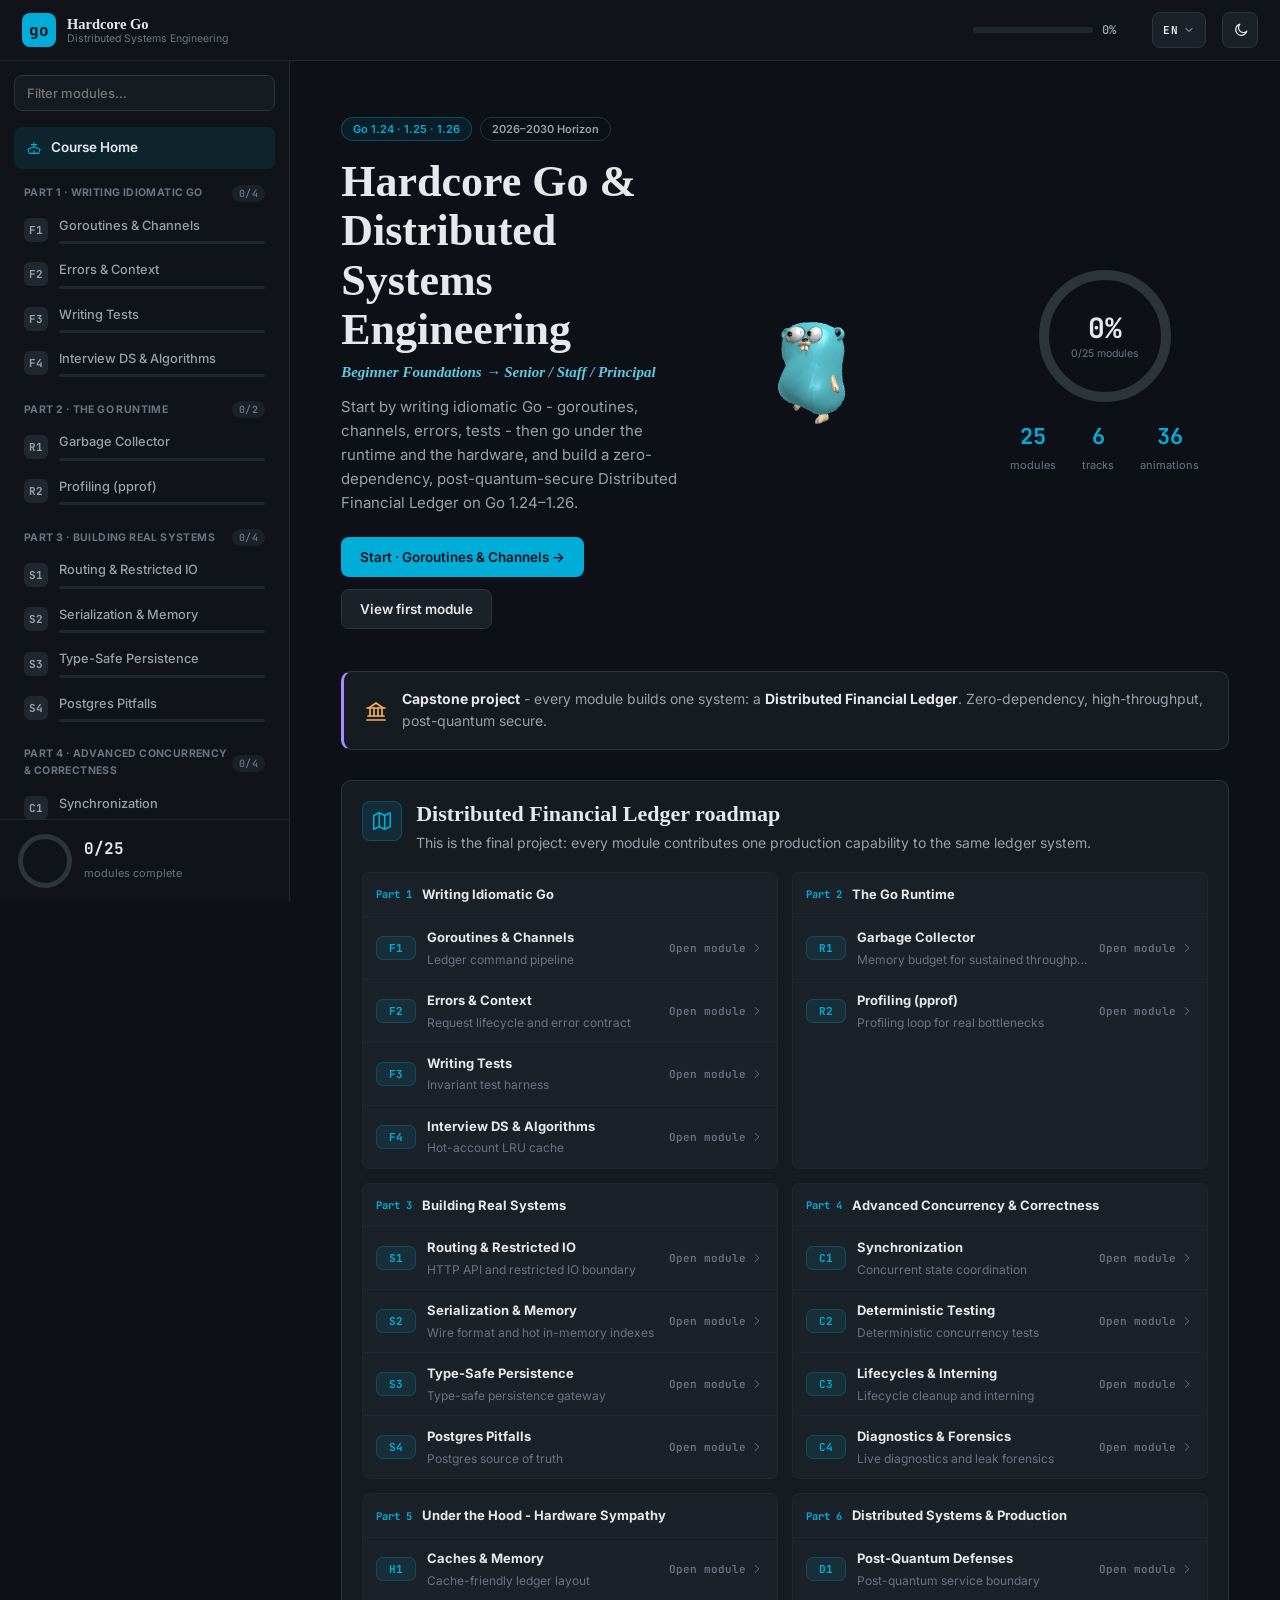
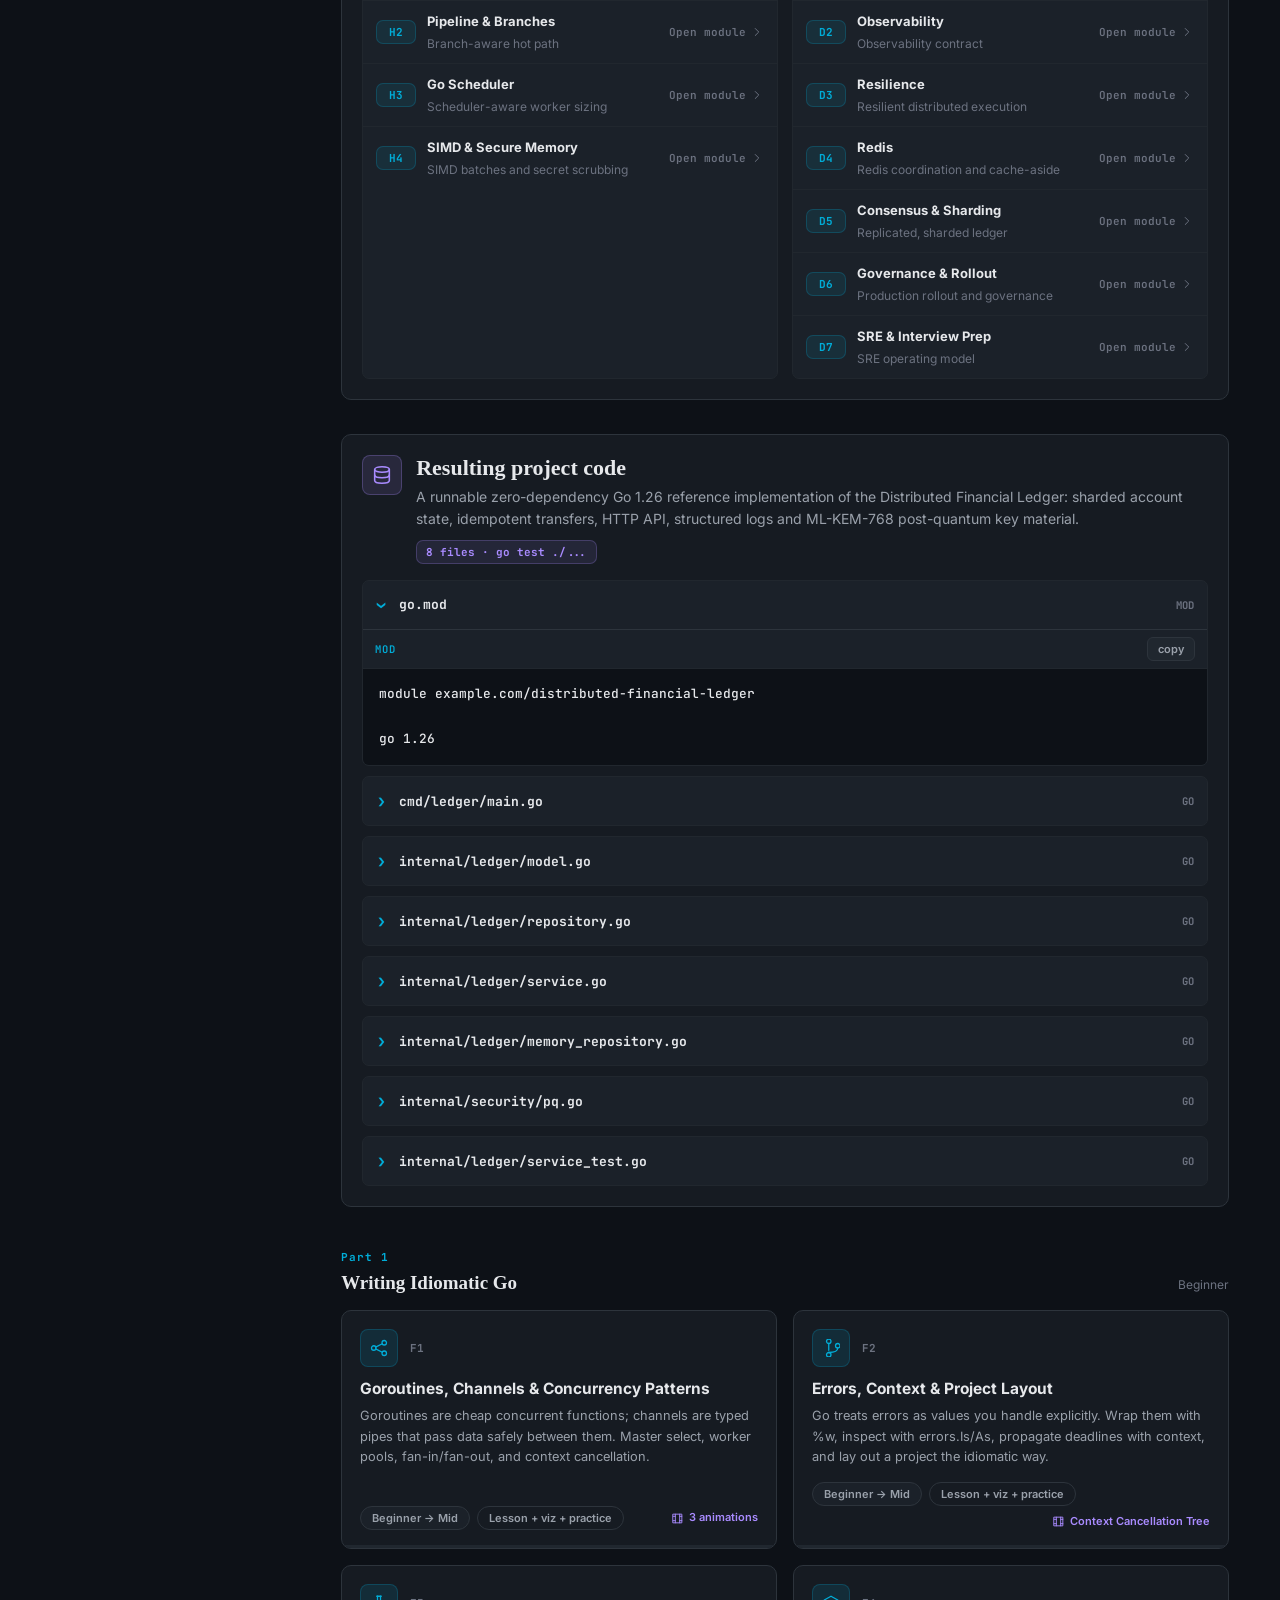
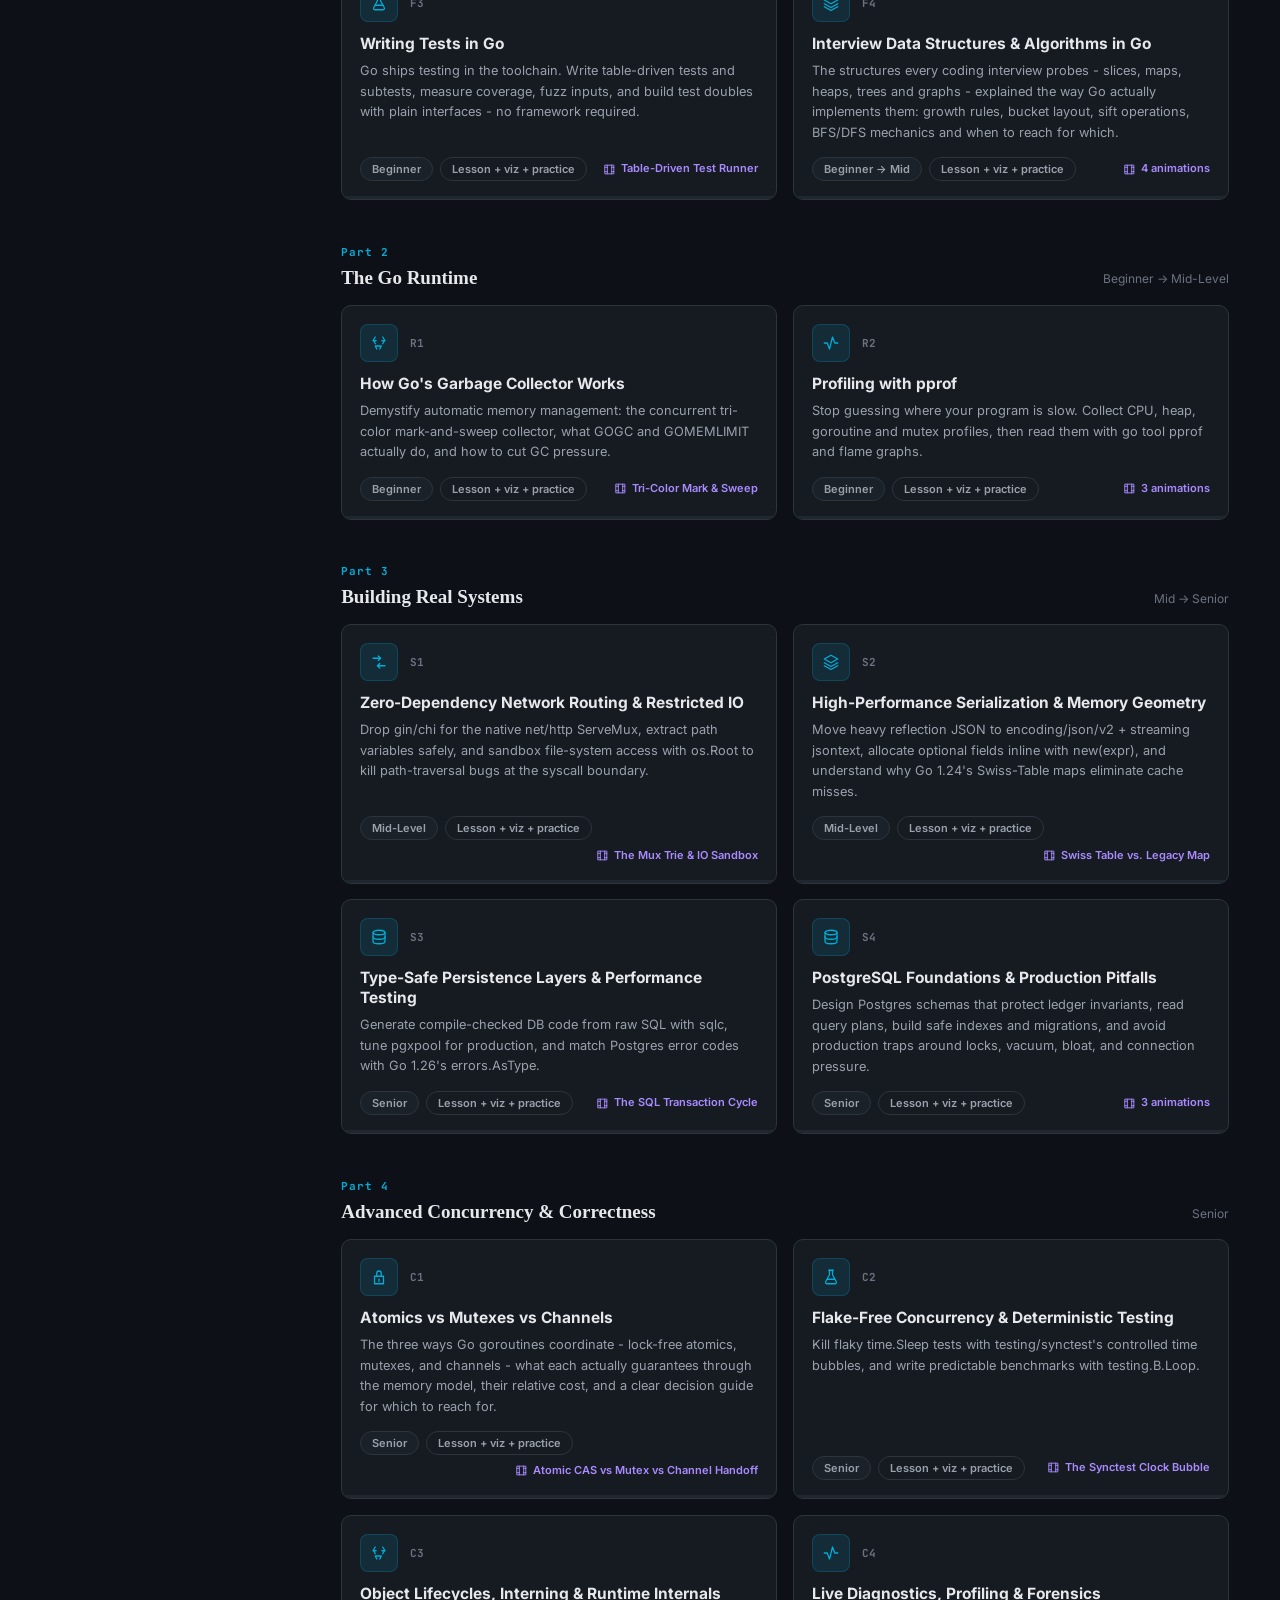
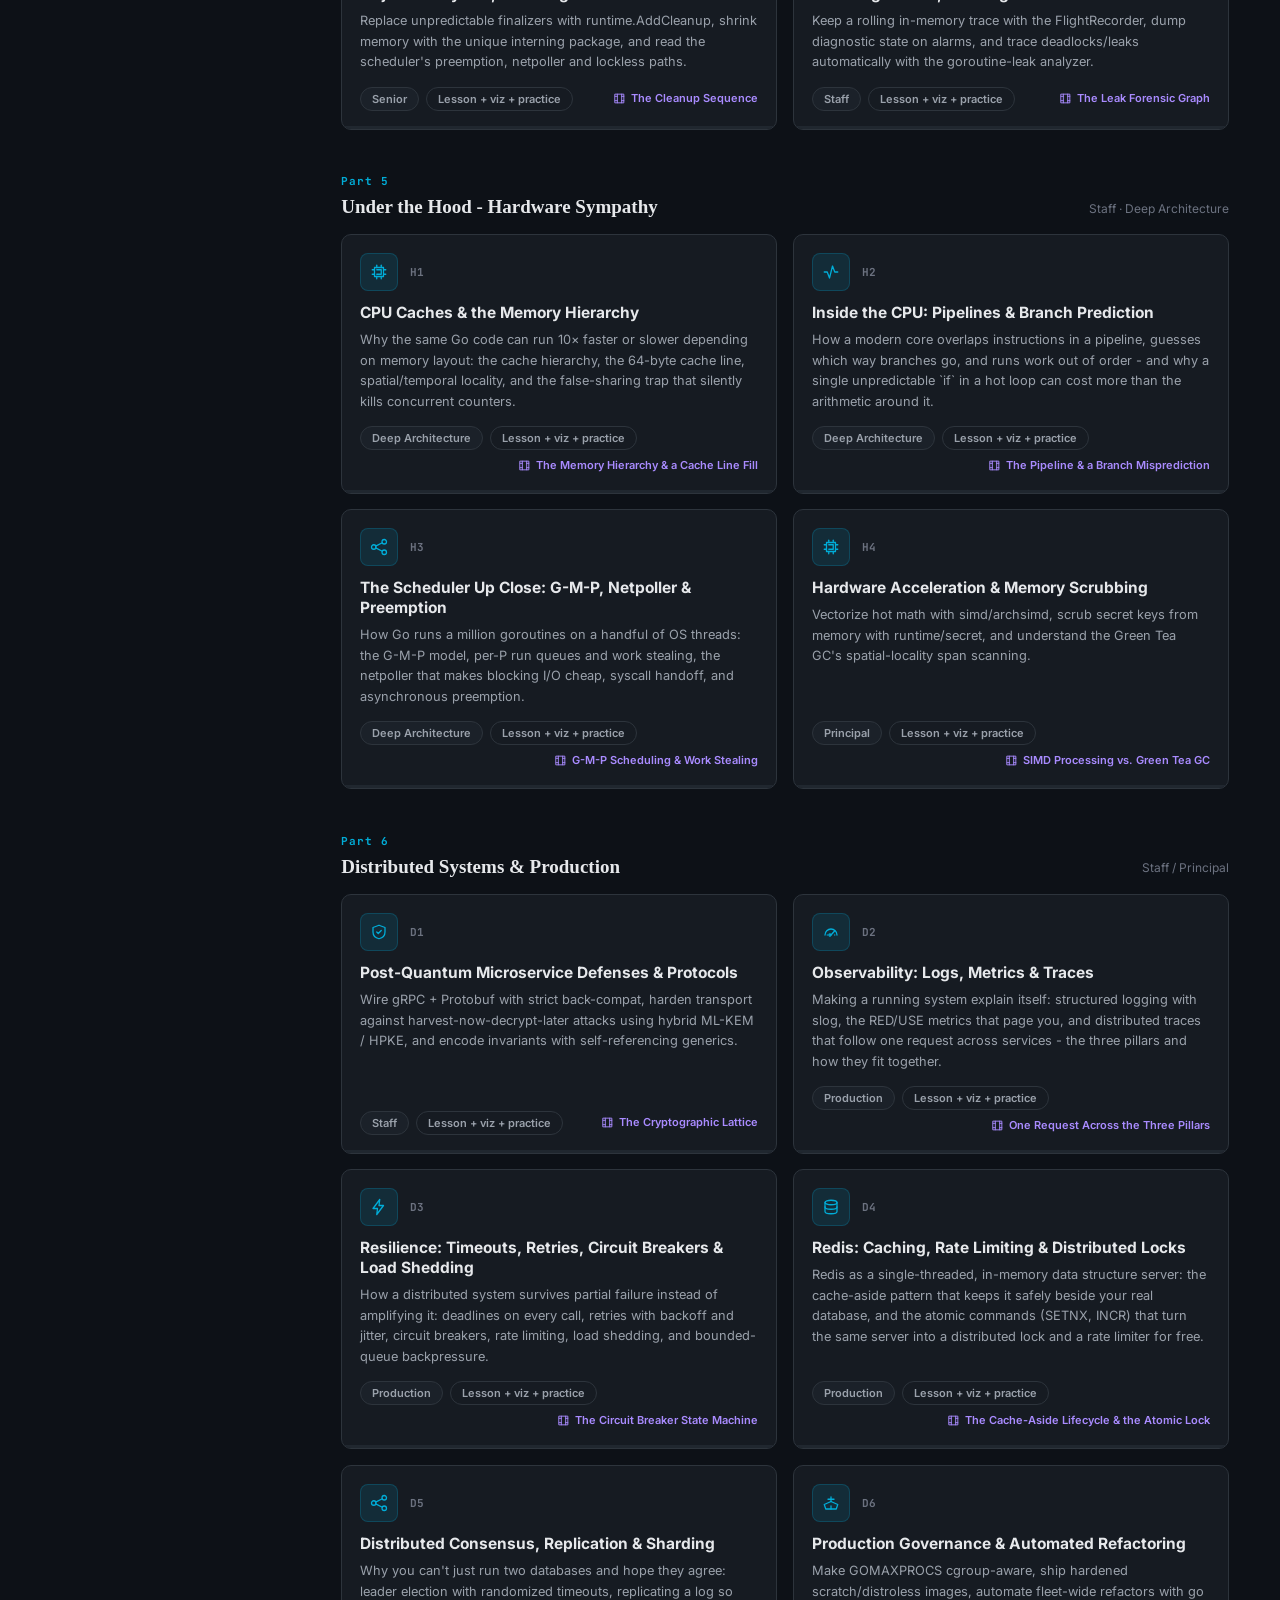
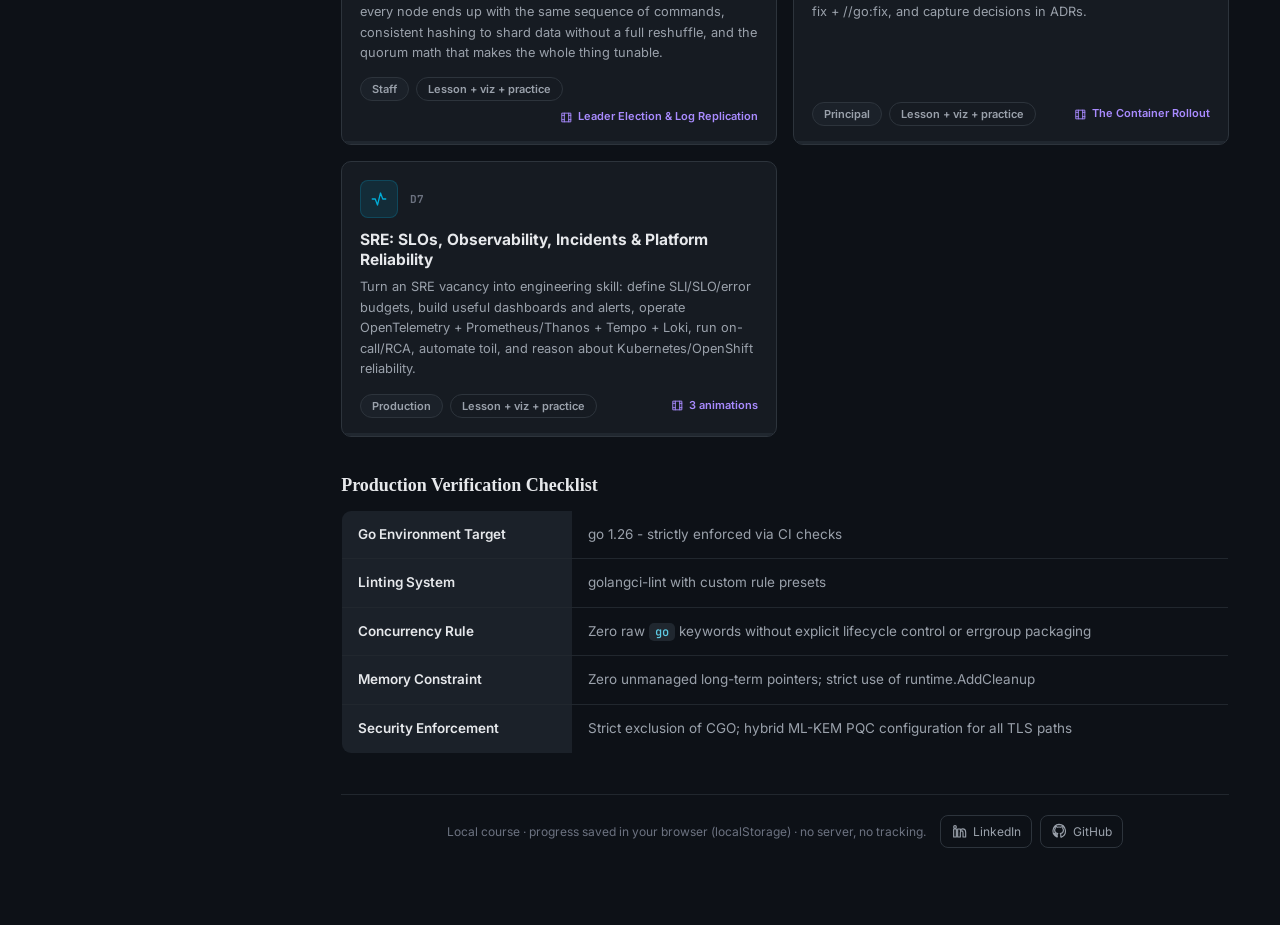
<file: index.html>
<!DOCTYPE html>
<html lang="en" data-theme="dark">
<head>
  <meta charset="UTF-8" />
  <meta name="viewport" content="width=device-width, initial-scale=1.0" />
  <title>Hardcore Go &amp; Distributed Systems Engineering - Interactive Course</title>
  <meta name="description" content="An interactive, local-first course for production-grade Go 1.24–1.26 and distributed systems engineering." />
  <link rel="preconnect" href="https://fonts.googleapis.com" />
  <link rel="preconnect" href="https://fonts.gstatic.com" crossorigin />
  <link href="https://fonts.googleapis.com/css2?family=Inter:wght@400;500;600;700&family=JetBrains+Mono:wght@400;500;600&display=swap" rel="stylesheet" />
  <link rel="stylesheet" href="css/styles.css" />
  <link rel="icon" href="data:image/svg+xml,%3Csvg xmlns='http://www.w3.org/2000/svg' viewBox='0 0 32 32'%3E%3Crect width='32' height='32' rx='8' fill='%2300ADD8'/%3E%3Ctext x='16' y='22' font-family='monospace' font-size='15' font-weight='700' fill='%23061018' text-anchor='middle'%3Ego%3C/text%3E%3C/svg%3E" />
</head>
<body>
  <div id="app"></div>
  <noscript style="display:block;padding:2rem;font-family:sans-serif;color:#cdd9ec;background:#0b1220">
    This interactive course requires JavaScript. Please enable it and reload.
  </noscript>
  <script src="js/strings.js"></script>
  <script src="js/data.js"></script>
  <script src="js/data.ru.js"></script>
  <script src="js/data.az.js"></script>
  <script src="js/lessons.js"></script>
  <script src="js/lessons.ru.js"></script>
  <script src="js/lessons.az.js"></script>
  <script src="js/animations.js"></script>
  <script src="js/gopher3d.data.js"></script>
  <script src="js/gopher3d.js"></script>
  <script src="js/celebrate.data.js"></script>
  <script src="js/app.js"></script>
</body>
</html>
</file>
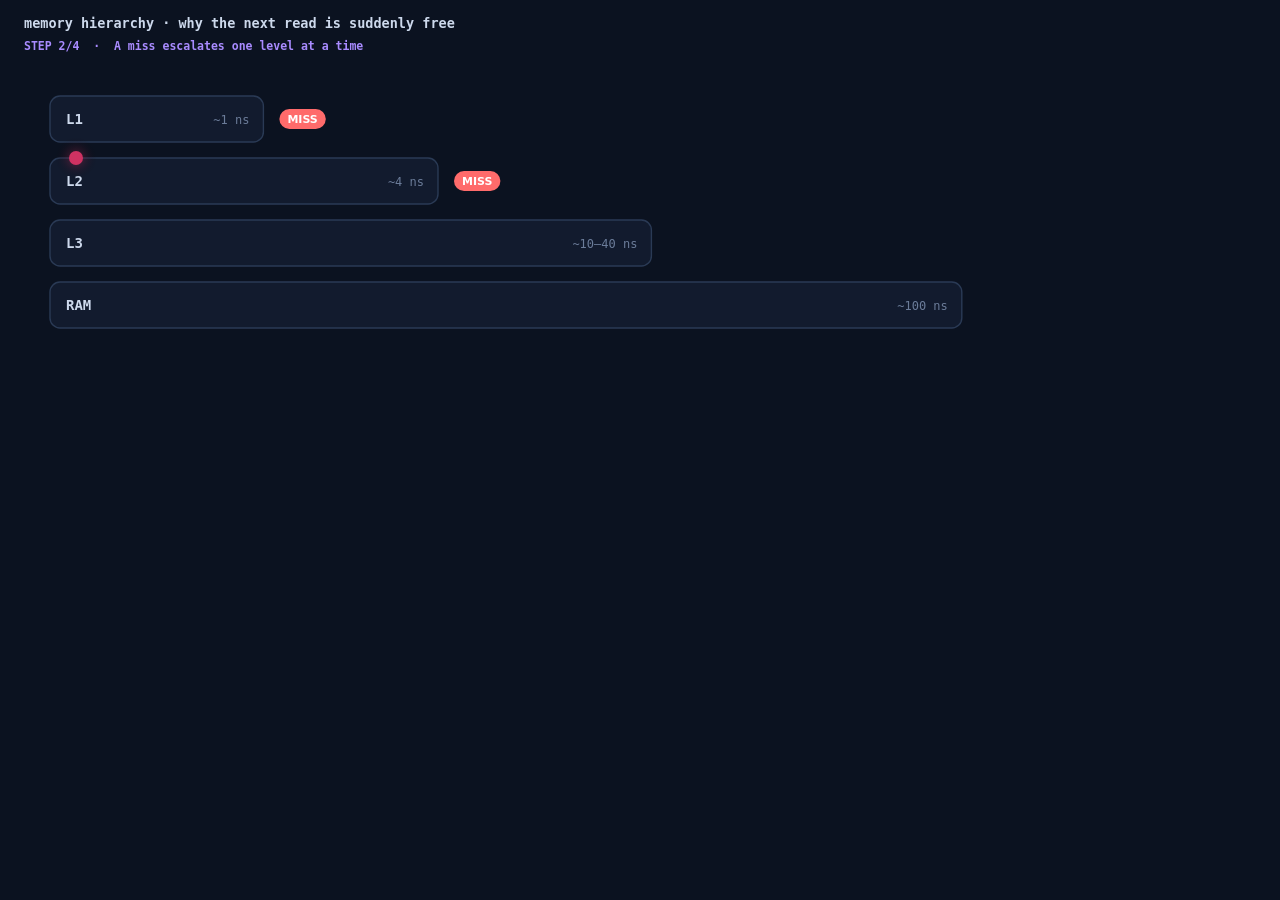
<file: probe.html>
<!DOCTYPE html><html><head><meta charset="utf-8"><style>body{margin:0;background:#0b1220}</style></head>
<body>
<canvas id="c" style="width:1200px;height:460px"></canvas>
<script src="js/data.js"></script>
<script src="js/lessons.js"></script>
<script src="js/animations.js"></script>
<script>
  const canvas = document.getElementById('c');
  const id = new URLSearchParams(location.search).get('anim') || 'cache-hierarchy';
  const p = parseFloat(new URLSearchParams(location.search).get('p') || '0.4');
  const api = window.ANIMATIONS[id](canvas);
  api.seek(p);
</script>
</body></html>
</file>
<file: css/styles.css>
/* =====================================================================
   Hardcore Go - Interactive Course · Design System
   ===================================================================== */

/* ----------------------------------------------------------- tokens */
:root {
  --go: #00add8;
  --go-soft: #5dc9e2;
  --go-deep: #0090b4;
  --purple: #a98bff;
  --accent: #ec4a7d;
  --good: #3ad29f;
  --warn: #f5b14c;
  --bad: #ff6b6b;

  --radius: 10px;
  --radius-sm: 7px;
  --maxw: 1080px;
  --ease: cubic-bezier(.22, .61, .36, 1);
  --ease-pop: cubic-bezier(.34, 1.56, .64, 1);
  --font: "Inter", system-ui, -apple-system, sans-serif;
  --font-serif: Georgia, "Times New Roman", serif;
  --mono: "JetBrains Mono", ui-monospace, "SF Mono", monospace;
}

/* dark (default) */
:root[data-theme="dark"] {
  --bg: #0d1117;
  --bg-2: #10141a;
  --surface: #161b22;
  --surface-2: #1b2129;
  --surface-3: #20272f;
  --border: #2d343c;
  --border-soft: #21272e;
  --text: #e6e8eb;
  --text-2: #9aa1ab;
  --text-3: #6c7280;
  --shadow: 0 10px 30px -16px rgba(0, 0, 0, .55);
  --glow: 0 0 0 1px var(--border);

  --anim-bg: #0d1117;
  --anim-panel: #161b22;
  --anim-line: #2d343c;
  --anim-text: #d7dade;
  --anim-dim: #6c7280;

  --t-com: #6b7280;
  --t-str: #7fd6a8;
  --t-num: #f0a96b;
  --t-kw: #6cb6ff;
  --t-bi: #c89bff;
  --t-fn: #5dc9e2;
}

/* light */
:root[data-theme="light"] {
  --bg: #faf8f4;
  --bg-2: #f4f1ea;
  --surface: #ffffff;
  --surface-2: #f6f3ec;
  --surface-3: #efeae0;
  --border: #e1dbcc;
  --border-soft: #ebe6d9;
  --text: #201d18;
  --text-2: #403b31;
  --text-3: #5d5749;
  --shadow: 0 8px 24px -16px rgba(30, 25, 15, .25);
  --glow: 0 0 0 1px var(--border);

  --anim-bg: #ffffff;
  --anim-panel: #f6f3ec;
  --anim-line: #e1dbcc;
  --anim-text: #201d18;
  --anim-dim: #837c68;

  --t-com: #93a3b8;
  --t-str: #1a925e;
  --t-num: #c2570f;
  --t-kw: #1f6fd6;
  --t-bi: #8a4bd6;
  --t-fn: #0090b4;
}

* { box-sizing: border-box; }
html, body { height: 100%; margin: 0; }
body {
  font-family: var(--font);
  background: var(--bg);
  color: var(--text);
  -webkit-font-smoothing: antialiased;
  line-height: 1.6;
  overflow-x: hidden;
}
a { color: inherit; text-decoration: none; }
::selection { background: color-mix(in srgb, var(--go) 22%, transparent); }

/* keyboard focus - theme-matched instead of the browser default outline,
   :focus-visible so it never shows on a mouse click, only real keyboard nav */
a:focus-visible, button:focus-visible, input:focus-visible, textarea:focus-visible,
[tabindex]:focus-visible, summary:focus-visible {
  outline: 2px solid var(--go);
  outline-offset: 2px;
  border-radius: 4px;
}
.sr-only {
  position: absolute;
  width: 1px;
  height: 1px;
  padding: 0;
  margin: -1px;
  overflow: hidden;
  clip: rect(0, 0, 0, 0);
  white-space: nowrap;
  border: 0;
}

/* scrollbars */
*::-webkit-scrollbar { width: 10px; height: 10px; }
*::-webkit-scrollbar-thumb { background: var(--border); border-radius: 8px; }
*::-webkit-scrollbar-thumb:hover { background: var(--text-3); }

/* ----------------------------------------------------------- layout */
#app { min-height: 100%; display: flex; flex-direction: column; }

/* thin scroll-depth indicator for module pages, pinned above everything */
.read-progress { position: fixed; top: 0; left: 0; right: 0; height: 3px; z-index: 55; pointer-events: none; }
.read-progress > span {
  display: block; height: 100%; width: 0%;
  background: linear-gradient(90deg, var(--go), var(--purple));
  transition: width .12s linear;
}

.back-to-top {
  position: fixed; right: 22px; bottom: 22px; z-index: 45;
  width: 42px; height: 42px; border-radius: 50%;
  background: var(--surface-2); border: 1px solid var(--border); color: var(--text-2);
  display: grid; place-items: center; cursor: pointer;
  opacity: 0; pointer-events: none; transform: translateY(8px) scale(.9);
  transition: opacity .25s var(--ease), transform .25s var(--ease-pop), border-color .2s, color .2s;
  box-shadow: var(--shadow);
}
.back-to-top.show { opacity: 1; pointer-events: auto; transform: translateY(0) scale(1); }
.back-to-top:hover { border-color: var(--go); color: var(--go); transform: translateY(-3px) scale(1.05); }
.back-to-top:active { transform: scale(.92); }
@media (max-width: 720px) {
  .back-to-top { right: 14px; bottom: 14px; width: 38px; height: 38px; }
}

.topbar {
  position: sticky; top: 0; z-index: 40;
  display: flex; align-items: center; gap: 14px;
  padding: 12px 22px;
  background: var(--bg-2);
  border-bottom: 1px solid var(--border-soft);
}
.brand { display: flex; align-items: center; gap: 11px; min-width: 0; }
.brand-mark {
  font: 700 16px var(--mono);
  background: var(--go);
  color: #04121c; width: 34px; height: 34px;
  display: grid; place-items: center; border-radius: 8px;
}
.brand-text { display: flex; flex-direction: column; line-height: 1.1; min-width: 0; }
.brand-text b { font: 700 14.5px var(--font-serif); letter-spacing: 0; white-space: nowrap; overflow: hidden; text-overflow: ellipsis; }
.brand-text small { font-size: 10.5px; color: var(--text-3); white-space: nowrap; overflow: hidden; text-overflow: ellipsis; }
.topbar-right { margin-left: auto; display: flex; align-items: center; gap: 16px; }
.top-progress { display: flex; align-items: center; gap: 9px; }
.tp-bar { width: 120px; height: 6px; border-radius: 6px; background: var(--surface-3); overflow: hidden; }
.tp-bar > span { display: block; height: 100%; border-radius: 6px;
  background: var(--go); transition: width .5s var(--ease); }
.tp-num { font: 600 12px var(--mono); color: var(--text-2); min-width: 34px; }
.icon-btn { background: var(--surface-2); border: 1px solid var(--border); color: var(--text);
  width: 36px; height: 36px; border-radius: 8px; cursor: pointer; font-size: 16px;
  display: grid; place-items: center;
  transition: transform .2s var(--ease-pop), border-color .2s, color .2s; }
.icon-btn:hover { border-color: var(--go); color: var(--go); transform: scale(1.08) rotate(-6deg); }
.icon-btn:active { transform: scale(.92); }
.lang-switch { position: relative; }
.lang-btn { width: auto; padding: 0 10px; gap: 5px; display: inline-flex; align-items: center; justify-content: center;
  font: 700 11px var(--mono); letter-spacing: .3px; }
.lang-btn:hover { transform: scale(1.04); }
.lang-btn[aria-expanded="true"] { border-color: var(--go); color: var(--go); }
.lang-btn svg { transition: transform .2s var(--ease-pop); }
.lang-btn[aria-expanded="true"] svg { transform: rotate(180deg); }
.lang-menu {
  position: absolute; top: calc(100% + 8px); right: 0; z-index: 50;
  min-width: 150px; margin: 0; padding: 6px; list-style: none;
  background: var(--surface-2); border: 1px solid var(--border); border-radius: 10px;
  box-shadow: var(--shadow);
  opacity: 0; visibility: hidden; transform: translateY(-6px) scale(.97); transform-origin: top right;
  transition: opacity .18s var(--ease), transform .18s var(--ease-pop), visibility 0s linear .18s;
}
.lang-switch.open .lang-menu {
  opacity: 1; visibility: visible; transform: translateY(0) scale(1);
  transition: opacity .18s var(--ease), transform .18s var(--ease-pop);
}
.lang-menu li { padding: 9px 12px; border-radius: 7px; font: 500 13px var(--font); color: var(--text-2); cursor: pointer;
  transition: background .14s var(--ease), color .14s var(--ease); }
.lang-menu li:hover { background: var(--surface-3); color: var(--text); }
.lang-menu li.active { color: var(--go); font-weight: 700; }
.lang-menu li.active::after { content: "✓"; float: right; }
.nav-toggle { display: none; background: none; border: none; color: var(--text); font-size: 22px; cursor: pointer; place-items: center; }

.layout { flex: 1; display: grid; grid-template-columns: 290px minmax(0, 1fr); align-items: start; min-width: 0; }

/* ----------------------------------------------------------- sidebar */
.sidebar {
  position: sticky; top: 59px; align-self: start;
  height: calc(100vh - 59px);
  border-right: 1px solid var(--border-soft);
  background: var(--bg-2);
  display: flex; flex-direction: column;
  overflow: hidden;
}
.nav-search { padding: 14px 14px 6px; }
.nav-search input {
  width: 100%; padding: 9px 12px; border-radius: 8px;
  background: var(--surface); border: 1px solid var(--border); color: var(--text);
  font: 500 13px var(--font); outline: none; transition: .2s;
}
.nav-search input:focus { border-color: var(--go); box-shadow: 0 0 0 3px color-mix(in srgb, var(--go) 14%, transparent); }
#nav-list { flex: 1; overflow-y: auto; padding: 6px 10px 18px; }
.nav-empty {
  display: grid; gap: 10px; justify-items: start;
  margin: 18px 6px; padding: 16px;
  border: 1px solid var(--border);
  border-radius: 8px;
  background: var(--surface);
  color: var(--text-2);
}
.nav-empty b { color: var(--text); font-size: 13.5px; }
.nav-home {
  display: flex; align-items: center; gap: 9px; padding: 10px 12px; margin: 4px 4px 8px;
  border-radius: 8px; font-weight: 600; font-size: 13.5px; color: var(--text-2);
  transition: .18s;
}
.nav-home-ic { display: grid; place-items: center; color: var(--text-3); }
.nav-home:hover { background: var(--surface); color: var(--text); }
.nav-home.active { background: color-mix(in srgb, var(--go) 10%, transparent);
  color: var(--text); }
.nav-home.active .nav-home-ic { color: var(--go); }

.nav-part { margin: 10px 4px 2px; }
.nav-part-head {
  display: flex; justify-content: space-between; align-items: center;
  padding: 6px 10px; font-size: 10.5px; font-weight: 700; letter-spacing: .4px;
  text-transform: uppercase; color: var(--text-3);
}
.nav-part-count { font: 600 10px var(--mono); color: var(--text-3);
  background: var(--surface-2); padding: 2px 7px; border-radius: 20px; }
.nav-item {
  display: flex; align-items: center; gap: 11px; padding: 8px 10px; border-radius: 8px;
  color: var(--text-2); transition: background .16s, color .16s, transform .16s var(--ease-pop); position: relative;
}
.nav-item:hover { background: var(--surface); color: var(--text); transform: translateX(2px); }
.nav-item.active { background: var(--surface-2); color: var(--text); }
.nav-item.active::before { content: ""; position: absolute; left: -10px; top: 8px; bottom: 8px;
  width: 3px; border-radius: 3px; background: var(--go); animation: bar-grow .3s var(--ease-pop) both; }
@keyframes bar-grow { from { transform: scaleY(0); } }
.nav-num {
  flex: none; width: 24px; height: 24px; border-radius: 6px; display: grid; place-items: center;
  font: 700 11px var(--mono); background: var(--surface-3); color: var(--text-2);
}
.nav-item.done .nav-num { background: color-mix(in srgb, var(--good) 16%, transparent); color: var(--good); }
.nav-item.active .nav-num { background: var(--go); color: #04121c; }
.nav-text { flex: 1; min-width: 0; }
.nav-title { display: block; font-size: 12.8px; font-weight: 500; white-space: nowrap; overflow: hidden; text-overflow: ellipsis; }
.nav-bar { display: block; height: 3px; border-radius: 3px; background: var(--surface-3); margin-top: 5px; overflow: hidden; }
.nav-bar > span { display: block; height: 100%; background: var(--go); border-radius: 3px; transition: width .4s var(--ease); }

.sidebar-foot {
  border-top: 1px solid var(--border-soft); padding: 14px 18px;
  display: flex; align-items: center; gap: 12px;
}
.sf-ring { width: 54px; height: 54px; }
.sidebar-foot b { font: 700 16px var(--mono); display: block; }
.sidebar-foot span { font-size: 11px; color: var(--text-3); }

/* ----------------------------------------------------------- main */
#main { padding: 34px clamp(20px, 4vw, 56px) 80px; max-width: calc(var(--maxw) + 120px); margin: 0 auto; width: 100%; min-width: 0; }
section, .module > * { animation: rise .55s var(--ease-pop) both; }
@keyframes rise { from { opacity: 0; transform: translateY(10px); } }

/* ----------------------------------------------------------- hero */
.hero {
  display: grid; grid-template-columns: 1.3fr .8fr .9fr; gap: 30px; align-items: center;
  padding: 22px 0 34px; margin-bottom: 8px;
}
.hero-gopher { display: flex; justify-content: center; align-items: center; min-width: 0; }
.hero-gopher canvas { width: 100%; max-width: 280px; height: 300px; display: block; }
.hero-badges { display: flex; gap: 8px; margin-bottom: 16px; }
.chip {
  font: 600 11px var(--font); padding: 4px 11px; border-radius: 20px;
  background: var(--surface-2); color: var(--text-2); border: 1px solid var(--border);
}
.chip.glow { color: var(--go); border-color: color-mix(in srgb, var(--go) 35%, transparent);
  background: color-mix(in srgb, var(--go) 8%, transparent); }
.chip.ghost { background: transparent; }
.chip.done-chip { color: var(--good); border-color: color-mix(in srgb, var(--good) 35%, transparent); background: color-mix(in srgb, var(--good) 8%, transparent); }
.hero h1 { font: 700 clamp(28px, 4vw, 44px)/1.12 var(--font-serif); letter-spacing: 0; margin: 0 0 10px;
  color: var(--text); }
.hero-sub { color: var(--go-deep); font: italic 600 15px var(--font-serif); margin: 0 0 14px; }
:root[data-theme="dark"] .hero-sub { color: var(--go-soft); }
.hero-tag { color: var(--text-2); font-size: 15px; max-width: 46ch; margin: 0 0 22px; }
.hero-cta { display: flex; gap: 12px; flex-wrap: wrap; }

.btn {
  display: inline-flex; align-items: center; gap: 8px; padding: 11px 18px; border-radius: 8px;
  font: 600 13.5px var(--font); cursor: pointer; border: 1px solid transparent;
  transition: transform .18s var(--ease-pop), box-shadow .2s var(--ease), background .2s var(--ease);
}
.btn.primary { background: var(--go); color: #04121c; }
.btn.primary:hover { background: var(--go-deep); transform: translateY(-2px); box-shadow: 0 10px 22px -10px color-mix(in srgb, var(--go) 55%, transparent); }
.btn.primary:active { transform: translateY(0) scale(.96); }
.hero-cta .btn.primary { animation: cta-pulse 2s ease-out 2, rise .55s var(--ease-pop) both; }
@keyframes cta-pulse {
  0% { box-shadow: 0 0 0 0 color-mix(in srgb, var(--go) 45%, transparent); }
  70% { box-shadow: 0 0 0 12px color-mix(in srgb, var(--go) 0%, transparent); }
  100% { box-shadow: 0 0 0 0 color-mix(in srgb, var(--go) 0%, transparent); }
}
.btn.ghost { background: var(--surface-2); border-color: var(--border); color: var(--text); }
.btn.ghost:hover { border-color: var(--go); color: var(--go); transform: translateY(-2px); }
.btn.ghost:active { transform: translateY(0) scale(.96); }
.btn.small { padding: 8px 14px; font-size: 12.5px; }

.hero-ring { display: flex; flex-direction: column; align-items: center; gap: 20px; }
.ring-wrap { position: relative; width: 132px; height: 132px; }
.ring circle { transition: stroke-dashoffset .8s var(--ease); }
.ring-center { position: absolute; inset: 0; display: grid; place-content: center; text-align: center; }
.ring-pct { font: 700 28px var(--mono); }
.ring-lbl { font-size: 10.5px; color: var(--text-3); }
.hero-stats { display: flex; gap: 26px; }
.hero-stats div { text-align: center; }
.hero-stats b { font: 700 22px var(--mono); display: block; color: var(--go); }
.hero-stats span { font-size: 11px; color: var(--text-3); }

.capstone-banner {
  display: flex; align-items: center; gap: 14px; padding: 16px 20px; margin: 6px 0 30px;
  border-radius: var(--radius); border: 1px solid var(--border); border-left: 3px solid var(--purple);
  background: var(--surface);
}
.capstone-banner .cap-ico { color: var(--warn); display: inline-grid; place-items: center; flex: none; }
.capstone-banner div { font-size: 14px; color: var(--text-2); }
.capstone-banner b { color: var(--text); }

.capstone-map {
  margin: 0 0 34px;
  padding: 20px;
  border: 1px solid var(--border);
  border-radius: var(--radius);
  background: var(--surface);
}
.capstone-map-head {
  display: flex;
  align-items: flex-start;
  gap: 14px;
  margin-bottom: 18px;
}
.capstone-map-head .cap-ico {
  width: 40px;
  height: 40px;
  border-radius: 8px;
  display: grid;
  place-items: center;
  flex: none;
  color: var(--go);
  background: color-mix(in srgb, var(--go) 12%, transparent);
  border: 1px solid color-mix(in srgb, var(--go) 26%, transparent);
}
.capstone-map-head h2 {
  margin: 0 0 5px;
  font: 700 22px/1.2 var(--font-serif);
  letter-spacing: 0;
}
.capstone-map-head p {
  margin: 0;
  max-width: 760px;
  color: var(--text-2);
  font-size: 14px;
  line-height: 1.55;
}
.capstone-map-grid {
  display: grid;
  grid-template-columns: repeat(2, minmax(0, 1fr));
  gap: 14px;
}
.capstone-part {
  min-width: 0;
  border: 1px solid var(--border-soft);
  border-radius: var(--radius-sm);
  background: var(--surface-2);
  overflow: hidden;
}
.capstone-part-head {
  display: flex;
  align-items: center;
  gap: 10px;
  padding: 11px 13px;
  border-bottom: 1px solid var(--border-soft);
}
.capstone-part-head span {
  font: 700 10.5px var(--mono);
  color: var(--go);
  white-space: nowrap;
}
.capstone-part-head b {
  min-width: 0;
  overflow: hidden;
  text-overflow: ellipsis;
  white-space: nowrap;
  font-size: 13px;
}
.capstone-steps {
  display: flex;
  flex-direction: column;
}
.capstone-step {
  display: grid;
  grid-template-columns: auto minmax(0, 1fr) auto;
  align-items: center;
  gap: 11px;
  min-height: 58px;
  padding: 10px 13px;
  border-bottom: 1px solid var(--border-soft);
  color: var(--text);
  text-decoration: none;
  transition: background .18s var(--ease), color .18s var(--ease);
}
.capstone-step:last-child { border-bottom: 0; }
.capstone-step:hover {
  background: color-mix(in srgb, var(--go) 8%, transparent);
  color: var(--text);
}
.capstone-step-code {
  min-width: 40px;
  padding: 4px 7px;
  border-radius: 7px;
  text-align: center;
  color: var(--go);
  background: color-mix(in srgb, var(--go) 10%, transparent);
  border: 1px solid color-mix(in srgb, var(--go) 22%, transparent);
  font: 700 11px var(--mono);
}
.capstone-step-main {
  min-width: 0;
  display: flex;
  flex-direction: column;
  gap: 2px;
}
.capstone-step-main b {
  overflow: hidden;
  text-overflow: ellipsis;
  white-space: nowrap;
  font-size: 13px;
}
.capstone-step-main span {
  overflow: hidden;
  text-overflow: ellipsis;
  white-space: nowrap;
  color: var(--text-3);
  font-size: 12px;
}
.capstone-step-open {
  display: inline-flex;
  align-items: center;
  gap: 4px;
  color: var(--text-3);
  font: 600 11px var(--mono);
  white-space: nowrap;
}

.final-code {
  margin: 0 0 36px;
  padding: 20px;
  border: 1px solid var(--border);
  border-radius: var(--radius);
  background: var(--surface);
}
.final-code-head {
  display: flex;
  align-items: flex-start;
  gap: 14px;
  margin-bottom: 16px;
}
.final-code-head .cap-ico {
  width: 40px;
  height: 40px;
  border-radius: 8px;
  display: grid;
  place-items: center;
  flex: none;
  color: var(--purple);
  background: color-mix(in srgb, var(--purple) 12%, transparent);
  border: 1px solid color-mix(in srgb, var(--purple) 26%, transparent);
}
.final-code h2 {
  margin: 0 0 5px;
  font: 700 22px/1.2 var(--font-serif);
  letter-spacing: 0;
}
.final-code p {
  margin: 0 0 8px;
  max-width: 900px;
  color: var(--text-2);
  font-size: 14px;
  line-height: 1.55;
}
.final-code-meta {
  display: inline-flex;
  align-items: center;
  padding: 4px 9px;
  border-radius: 7px;
  color: var(--purple);
  background: color-mix(in srgb, var(--purple) 10%, transparent);
  border: 1px solid color-mix(in srgb, var(--purple) 24%, transparent);
  font: 700 11px var(--mono);
}
.project-files {
  display: flex;
  flex-direction: column;
  gap: 10px;
}
.project-file {
  border: 1px solid var(--border-soft);
  border-radius: var(--radius-sm);
  background: var(--surface-2);
  overflow: hidden;
}
.project-file summary {
  display: flex;
  align-items: center;
  justify-content: space-between;
  gap: 12px;
  min-height: 48px;
  padding: 11px 13px;
  cursor: pointer;
  color: var(--text);
  font: 700 13px var(--mono);
  list-style: none;
}
.project-file summary::-webkit-details-marker { display: none; }
.project-file summary::before {
  content: "›";
  color: var(--go);
  font-size: 18px;
  line-height: 1;
  transition: transform .2s var(--ease);
}
.project-file[open] summary::before { transform: rotate(90deg); }
.project-file summary span {
  min-width: 0;
  overflow: hidden;
  text-overflow: ellipsis;
  white-space: nowrap;
  flex: 1;
}
.project-file summary b {
  color: var(--text-3);
  font: 700 10.5px var(--mono);
  text-transform: uppercase;
}
.project-file .code {
  border-width: 1px 0 0;
  border-radius: 0;
}

/* ----------------------------------------------------- module cards */
.part-block { margin-bottom: 38px; }
.part-head { display: flex; justify-content: space-between; align-items: flex-end; margin: 0 0 16px; gap: 12px; }
.part-label { font: 700 11px var(--mono); color: var(--go); letter-spacing: 1px; }
.part-head h3 { margin: 3px 0 0; font: 700 19px var(--font-serif); letter-spacing: 0; }
.part-level { font-size: 12px; color: var(--text-3); white-space: nowrap; }
.card-grid { display: grid; grid-template-columns: repeat(auto-fill, minmax(290px, 1fr)); gap: 16px; }

.mod-card {
  position: relative; padding: 18px; border-radius: var(--radius);
  background: var(--surface); border: 1px solid var(--border); overflow: hidden;
  transition: border-color .25s var(--ease), transform .25s var(--ease-pop), box-shadow .25s var(--ease);
  display: flex; flex-direction: column; min-height: 200px;
  animation: card-in .5s var(--ease-pop) both;
}
@keyframes card-in { from { opacity: 0; transform: translateY(14px) scale(.97); } }
.card-grid .mod-card:nth-child(1) { animation-delay: .02s; }
.card-grid .mod-card:nth-child(2) { animation-delay: .06s; }
.card-grid .mod-card:nth-child(3) { animation-delay: .10s; }
.card-grid .mod-card:nth-child(4) { animation-delay: .14s; }
.card-grid .mod-card:nth-child(5) { animation-delay: .18s; }
.card-grid .mod-card:nth-child(6) { animation-delay: .22s; }
.card-grid .mod-card:nth-child(n+7) { animation-delay: .26s; }
.mod-card:hover {
  border-color: color-mix(in srgb, var(--go) 45%, var(--border));
  transform: translateY(-5px);
  box-shadow: 0 16px 32px -18px color-mix(in srgb, var(--go) 45%, transparent), var(--shadow);
}
.mod-card:hover .mod-ic { transform: scale(1.1) rotate(-4deg); }
.mod-card-top { display: flex; align-items: center; gap: 10px; margin-bottom: 12px; }
.mod-ic { width: 38px; height: 38px; border-radius: 8px; display: grid; place-items: center;
  background: color-mix(in srgb, var(--go) 12%, transparent); color: var(--go); border: 1px solid color-mix(in srgb, var(--go) 22%, transparent);
  transition: transform .3s var(--ease-pop); }
.mod-card-num { font: 700 11px var(--mono); color: var(--text-3); margin-left: 2px; }
.mod-check { margin-left: auto; width: 22px; height: 22px; border-radius: 50%; background: color-mix(in srgb, var(--good) 16%, transparent); color: var(--good); display: grid; place-items: center; font-size: 13px; font-weight: 700; animation: check-pop .35s var(--ease-pop); }
.mod-card.done { border-color: color-mix(in srgb, var(--good) 30%, var(--border)); }
.mod-card h4 { margin: 0 0 7px; font-size: 15.5px; letter-spacing: 0; line-height: 1.3; font-weight: 700; }
.mod-card p { margin: 0 0 14px; font-size: 12.8px; color: var(--text-2); flex: 1; }
.mod-card-foot { display: flex; align-items: center; gap: 7px; flex-wrap: wrap; }
.mod-anim-tag { margin-left: auto; font-size: 11px; color: var(--purple); font-weight: 600; display: inline-flex; align-items: center; gap: 5px; }
.mod-card-bar { position: absolute; left: 0; right: 0; bottom: 0; height: 3px; background: var(--surface-3); }
.mod-card-bar > span { display: block; height: 100%; background: var(--go); transition: width .5s var(--ease); }

/* verification table */
.verify { margin-top: 18px; }
.verify h3 { font: 700 18px var(--font-serif); margin: 0 0 14px; letter-spacing: 0; }
.verify-table { width: 100%; border-collapse: collapse; border-radius: var(--radius); overflow: hidden; border: 1px solid var(--border); }
.verify-table td { padding: 13px 16px; border-bottom: 1px solid var(--border-soft); font-size: 13.5px; vertical-align: top; }
.verify-table tr:last-child td { border-bottom: none; }
.verify-table td:first-child { width: 230px; font-weight: 600; color: var(--text); background: var(--surface-2); }
.verify-table td:last-child { color: var(--text-2); }
.inl { font: 500 12px var(--mono); background: var(--surface-3); padding: 1px 6px; border-radius: 5px; color: var(--go-deep); }
:root[data-theme="dark"] .inl { color: var(--go-soft); }

.foot {
  display: flex;
  align-items: center;
  justify-content: center;
  gap: 14px;
  flex-wrap: wrap;
  margin-top: 40px;
  padding-top: 20px;
  border-top: 1px solid var(--border-soft);
  font-size: 12px;
  color: var(--text-3);
  text-align: center;
}
.foot-links { display: inline-flex; align-items: center; gap: 8px; }
.foot-links a {
  display: inline-flex;
  align-items: center;
  gap: 6px;
  min-height: 32px;
  padding: 6px 10px;
  border: 1px solid var(--border);
  border-radius: 8px;
  color: var(--text-2);
  text-decoration: none;
  transition: color .18s var(--ease), border-color .18s var(--ease), background .18s var(--ease);
}
.foot-links a:hover {
  color: var(--go);
  border-color: color-mix(in srgb, var(--go) 45%, var(--border));
  background: color-mix(in srgb, var(--go) 8%, transparent);
}

/* ----------------------------------------------------------- module */
.module { max-width: var(--maxw); margin: 0 auto; min-width: 0; }
.mod-breadcrumb { display: flex; align-items: center; gap: 8px; font-size: 12px; color: var(--text-3); margin-bottom: 18px; flex-wrap: wrap; }
.mod-breadcrumb a:hover { color: var(--go); }
.bc-cur { color: var(--text-2); }
.mod-header { display: flex; gap: 18px; margin-bottom: 30px; }
.mod-h-ic { flex: none; width: 56px; height: 56px; border-radius: 12px; display: grid; place-items: center;
  background: color-mix(in srgb, var(--go) 14%, transparent);
  color: var(--go); border: 1px solid color-mix(in srgb, var(--go) 26%, transparent); }
.mod-header > div:last-child { min-width: 0; }
.mod-h-meta { display: flex; gap: 7px; margin-bottom: 9px; }
.mod-header h1 { font: 700 clamp(22px, 3vw, 30px)/1.2 var(--font-serif); margin: 0 0 8px; letter-spacing: 0; }
.mod-header p { margin: 0; color: var(--text-2); font-size: 14.5px; max-width: 70ch; }

.card { background: var(--surface); border: 1px solid var(--border); border-radius: var(--radius); padding: 20px; }
.block { margin: 34px 0; }
.block-h { font: 700 18px var(--font-serif); letter-spacing: 0; margin: 0 0 16px; display: flex; align-items: center; gap: 10px; }
.block-h::before { content: ""; width: 4px; height: 18px; border-radius: 3px; background: var(--go); }

/* ------------------------------------------------- visualization */
.viz { margin: 26px 0; padding: 0; overflow: hidden; border: 1px solid var(--border); border-radius: var(--radius); overflow-anchor: none; }
.viz-head { display: flex; justify-content: space-between; align-items: center; padding: 18px 20px 4px; }
.viz-head > div { min-width: 0; }
.viz-tag { font: 700 11px var(--font); letter-spacing: .5px; color: var(--purple); text-transform: uppercase; display: inline-flex; align-items: center; gap: 6px; }
.viz-head h2 { margin: 6px 0 0; font: 700 19px var(--font-serif); letter-spacing: 0; }
.viz-count { font: 700 11px var(--mono); color: var(--text-3); background: var(--surface-2);
  border: 1px solid var(--border); padding: 3px 9px; border-radius: 20px; align-self: flex-start; }
.viz-blurb { padding: 0 20px; margin: 6px 0 14px; color: var(--text-2); font-size: 13.5px; max-width: 75ch; }
.viz-stage { position: relative; margin: 0 16px; border-radius: 8px; overflow: hidden; border: 1px solid var(--border);
  background: var(--anim-bg); }
.viz-stage canvas { display: block; width: 100%; height: 380px; }
.viz-caption {
  margin: 12px 18px 0; padding: 10px 14px; border-radius: 8px; min-height: 40px;
  background: var(--surface-2); border: 1px solid var(--border-soft);
  font-size: 13.5px; color: var(--text); display: flex; flex-direction: column; gap: 6px; justify-content: center;
  border-left: 3px solid var(--go);
}
.viz-why { display: block; font-size: 12.5px; color: var(--warn); }
.viz-why b { color: var(--warn); }
.viz-controls { display: flex; align-items: center; gap: 9px; padding: 14px 18px 18px; }
.vc-btn { width: 38px; height: 38px; border-radius: 8px; background: var(--surface-2); border: 1px solid var(--border);
  color: var(--text); cursor: pointer; font-size: 14px; display: grid; place-items: center;
  transition: transform .18s var(--ease-pop), border-color .18s, color .18s, background .18s; }
.vc-btn:hover { border-color: var(--go); color: var(--go); transform: scale(1.08); }
.vc-btn:active { transform: scale(.92); }
.vc-btn.play { background: var(--go); color: #04121c; border: none; width: 44px; height: 44px; font-size: 15px; }
.vc-btn.play.playing { background: var(--surface-3); color: var(--text); animation: breathe 1.6s ease-in-out infinite; }
@keyframes breathe {
  0%, 100% { box-shadow: 0 0 0 0 color-mix(in srgb, var(--go) 35%, transparent); }
  50% { box-shadow: 0 0 0 7px color-mix(in srgb, var(--go) 0%, transparent); }
}
.viz-controls input[type="range"] { flex: 1; appearance: none; height: 6px; border-radius: 6px; background: var(--surface-3); outline: none; cursor: pointer; }
.viz-controls input[type="range"]::-webkit-slider-thumb { appearance: none; width: 16px; height: 16px; border-radius: 50%;
  background: var(--go); cursor: pointer; box-shadow: 0 0 0 4px color-mix(in srgb, var(--go) 18%, transparent); }
.viz-controls input[type="range"]::-moz-range-thumb { width: 16px; height: 16px; border: none; border-radius: 50%; background: var(--go); }
.vc-speed { font: 500 11px var(--mono); color: var(--text-3); white-space: nowrap; }

/* ---------------------------------------------------- concepts */
.concepts { display: flex; flex-direction: column; gap: 10px; }
.concept { border: 1px solid var(--border); border-radius: var(--radius); background: var(--surface); overflow: hidden; transition: border-color .2s; }
.concept.open { border-color: color-mix(in srgb, var(--go) 35%, var(--border)); }
.concept-head { width: 100%; display: flex; align-items: center; gap: 14px; padding: 15px 18px; background: none; border: none;
  color: var(--text); cursor: pointer; text-align: left; font: 600 14.5px var(--font); }
.concept-n { font: 700 12px var(--mono); color: var(--go); flex: none; }
.concept-t { flex: 1; letter-spacing: 0; }
.concept-chev { color: var(--text-3); transition: transform .3s var(--ease-pop); font-size: 12px; }
.concept.open .concept-chev { transform: rotate(180deg); }
.concept-body { display: grid; grid-template-rows: 0fr; transition: grid-template-rows .35s var(--ease-pop); }
.concept.open .concept-body { grid-template-rows: 1fr; }
.concept-inner { overflow: hidden; min-height: 0; }
.concept.open .concept-inner { padding-bottom: 4px; }
.concept-body p { margin: 0 18px 14px; color: var(--text-2); font-size: 13.8px; }
.concept-body .code { margin: 0 18px 18px; }

/* code blocks */
.code { border-radius: var(--radius-sm); border: 1px solid var(--border); overflow: hidden; background: var(--anim-bg); }
.code-head { display: flex; justify-content: space-between; align-items: center; padding: 7px 12px; background: var(--surface-2); border-bottom: 1px solid var(--border-soft); }
.code-lang { font: 600 10.5px var(--mono); color: var(--go); text-transform: uppercase; letter-spacing: 1px; }
.copy-btn { font: 600 11px var(--font); background: var(--surface-3); border: 1px solid var(--border); color: var(--text-2);
  padding: 4px 10px; border-radius: 6px; cursor: pointer; transition: transform .2s var(--ease-pop), border-color .18s, color .18s; }
.copy-btn:hover { border-color: var(--go); color: var(--go); transform: translateY(-1px); }
.copy-btn.ok { color: var(--good); border-color: var(--good); animation: check-pop .3s var(--ease-pop); }
.copy-btn.small { padding: 3px 9px; }
.code pre { margin: 0; padding: 14px 16px; overflow-x: auto; }
.code code { font: 500 12.8px/1.65 var(--mono); color: var(--text); white-space: pre; }
.t-com { color: var(--t-com); font-style: italic; }
.t-str { color: var(--t-str); }
.t-num { color: var(--t-num); }
.t-kw { color: var(--t-kw); font-weight: 600; }
.t-bi { color: var(--t-bi); }
.t-fn { color: var(--t-fn); }

/* two column */
.two-col { display: grid; grid-template-columns: 1fr 1fr; gap: 16px; margin: 16px 0; }
.two-col .card h3 { margin: 0 0 10px; font-size: 15.5px; display: flex; align-items: center; gap: 9px; }
.two-col .card p { margin: 0 0 12px; color: var(--text-2); font-size: 13.5px; }
.dot-ai, .dot-cap { width: 9px; height: 9px; border-radius: 50%; flex: none; }
.dot-ai { background: var(--purple); }
.dot-cap { background: var(--warn); }
.ai-card { border-left: 3px solid var(--purple); }
.prompt { border: 1px solid var(--border); border-radius: var(--radius-sm); overflow: hidden; }
.prompt-head { display: flex; justify-content: space-between; align-items: center; padding: 7px 12px; background: var(--surface-2); border-bottom: 1px solid var(--border-soft); font: 600 11px var(--mono); color: var(--purple); }
.prompt-body { margin: 0; padding: 12px 14px; font: 500 12.5px/1.55 var(--mono); color: var(--text-2); background: var(--anim-bg); white-space: pre-wrap; }
.cap-card { border-left: 3px solid var(--warn); }
.cap-tag { display: inline-block; font: 600 11px var(--mono); color: var(--warn); background: color-mix(in srgb, var(--warn) 10%, transparent); border: 1px solid color-mix(in srgb, var(--warn) 30%, transparent); padding: 4px 10px; border-radius: 8px; }

/* checklist + notes */
.checklist { list-style: none; margin: 0 0 14px; padding: 0; display: flex; flex-direction: column; gap: 8px; }
.check { display: flex; align-items: flex-start; gap: 11px; padding: 9px 11px; border-radius: 8px; cursor: pointer;
  background: var(--surface-2); border: 1px solid var(--border-soft); font-size: 13px; color: var(--text-2);
  transition: background .16s var(--ease), border-color .16s var(--ease), color .16s var(--ease), transform .16s var(--ease-pop); }
.check:hover { border-color: var(--go); color: var(--text); background: color-mix(in srgb, var(--go) 6%, var(--surface-2)); transform: translateX(2px); }
.check-box { flex: none; width: 20px; height: 20px; border-radius: 5px; border: 1.5px solid var(--border); display: grid; place-items: center;
  font-size: 12px; font-weight: 700; color: transparent; transition: transform .3s var(--ease-pop), background .18s, border-color .18s, color .18s; }
.check:hover .check-box { border-color: var(--go); }
.check.on { color: var(--text); }
.check.on .check-box { background: var(--good); border-color: var(--good); color: #04121c; animation: check-pop .3s var(--ease-pop); }
@keyframes check-pop { from { transform: scale(.5); } 60% { transform: scale(1.15); } }
.notes { width: 100%; min-height: 130px; resize: vertical; padding: 12px 14px; border-radius: var(--radius-sm);
  background: var(--anim-bg); border: 1px solid var(--border); color: var(--text); font: 500 13px/1.6 var(--font); outline: none; transition: .2s; }
.notes:focus { border-color: var(--go); box-shadow: 0 0 0 3px color-mix(in srgb, var(--go) 10%, transparent); }
.notes-status { font: 600 11px var(--mono); color: var(--good); display: inline-block; margin-top: 6px; height: 14px; }

.mod-nav { display: flex; justify-content: space-between; align-items: center; gap: 12px; margin-top: 30px; padding-top: 22px; border-top: 1px solid var(--border-soft); }

/* nav scrim (mobile) */
.nav-scrim { display: none; position: fixed; inset: 0; background: rgba(0,0,0,.5); z-index: 30; }

/* -------------------------------------------- in plain terms callout */
.plain { display: flex; gap: 14px; align-items: flex-start; padding: 15px 18px; margin: 0 0 4px;
  border-radius: var(--radius); border: 1px solid var(--border); border-left: 3px solid var(--warn);
  background: var(--surface); }
.plain-ic { color: var(--warn); line-height: 1.3; display: inline-grid; place-items: center; flex: none; }
.plain > div { min-width: 0; }
.plain-k { display: block; font: 700 10.5px var(--font); letter-spacing: .6px; text-transform: uppercase; color: var(--warn); margin-bottom: 3px; }
.plain p { margin: 0; color: var(--text); font-size: 14px; line-height: 1.6; }

.module-build {
  display: flex;
  align-items: flex-start;
  gap: 14px;
  margin: 14px 0 18px;
  padding: 16px 18px;
  border: 1px solid var(--border);
  border-radius: var(--radius);
  background: var(--surface);
}
.module-build.cap-build { border-left: 3px solid var(--warn); }
.module-build.practice-build { border-left: 3px solid var(--go); }
.build-ic {
  width: 36px;
  height: 36px;
  border-radius: 8px;
  display: grid;
  place-items: center;
  flex: none;
  color: var(--warn);
  background: color-mix(in srgb, var(--warn) 12%, transparent);
  border: 1px solid color-mix(in srgb, var(--warn) 26%, transparent);
}
.practice-build .build-ic {
  color: var(--go);
  background: color-mix(in srgb, var(--go) 12%, transparent);
  border-color: color-mix(in srgb, var(--go) 26%, transparent);
}
.module-build > div { min-width: 0; }
.build-k {
  display: block;
  margin-bottom: 4px;
  color: var(--text-3);
  font: 700 10.5px var(--font);
  letter-spacing: .6px;
  text-transform: uppercase;
}
.module-build h2 {
  margin: 0 0 6px;
  font: 700 18px/1.25 var(--font-serif);
  letter-spacing: 0;
}
.module-build p {
  margin: 0 0 10px;
  color: var(--text-2);
  font-size: 13.8px;
  line-height: 1.6;
}
.module-build .practice-steps { margin-top: 8px; }
.module-build .practice-steps li { font-size: 13px; }

/* -------------------------------------------------- step indicator */
.viz-steps { padding: 14px 18px 0; }
.steps-dots { display: flex; gap: 8px; flex-wrap: wrap; }
.step-dot { position: relative; width: 30px; height: 30px; border-radius: 50%; padding: 0;
  display: grid; place-items: center; background: var(--surface-2); border: 1px solid var(--border);
  color: var(--text-3); cursor: pointer; transition: transform .2s var(--ease-pop), background .18s, border-color .18s, color .18s; }
.step-dot b { font: 700 12px var(--mono); }
.step-dot span { display: none; }
.step-dot:hover { border-color: var(--go); color: var(--text); transform: scale(1.12); }
.step-dot.done { background: color-mix(in srgb, var(--good) 14%, transparent); border-color: color-mix(in srgb, var(--good) 35%, transparent); color: var(--good); }
.step-dot.active { background: var(--go); border-color: var(--go); color: #04121c; transform: scale(1.15);
  animation: dot-pulse 1.8s ease-in-out infinite; }
@keyframes dot-pulse {
  0%, 100% { box-shadow: 0 0 0 0 color-mix(in srgb, var(--go) 40%, transparent); }
  50% { box-shadow: 0 0 0 6px color-mix(in srgb, var(--go) 0%, transparent); }
}
.steps-now { display: flex; align-items: center; gap: 10px; margin-top: 11px; }
.steps-badge { font: 700 11px var(--mono); color: var(--go); background: color-mix(in srgb, var(--go) 10%, transparent);
  border: 1px solid color-mix(in srgb, var(--go) 30%, transparent); padding: 3px 9px; border-radius: 6px; white-space: nowrap; flex: none; }
.steps-title { font-size: 13.5px; font-weight: 600; color: var(--text); }
.vc-btn.speed { width: auto; padding: 0 12px; font: 600 12px var(--mono); }

/* ----------------------------------------------------- practice card */
.practice-card { border-left: 3px solid var(--go); }
.dot-practice { width: 9px; height: 9px; border-radius: 50%; background: var(--go); flex: none; }
.practice-steps { margin: 6px 0 0; padding: 0; list-style: none; counter-reset: step; display: flex; flex-direction: column; gap: 10px; }
.practice-steps li { position: relative; padding-left: 34px; font-size: 13px; color: var(--text-2); counter-increment: step; line-height: 1.5; }
.practice-steps li::before { content: counter(step); position: absolute; left: 0; top: -1px; width: 23px; height: 23px;
  border-radius: 6px; background: var(--surface-3); color: var(--go); font: 700 11px var(--mono); display: grid; place-items: center; }

/* --------------------------------------------- pitfalls / takeaways */
.pitfalls-card h3, .takeaways-card h3 { display: flex; align-items: center; gap: 9px; }
.ic-pill { width: 24px; height: 24px; border-radius: 6px; display: grid; place-items: center; flex: none; }
.ic-pill.warn { color: var(--warn); background: color-mix(in srgb, var(--warn) 14%, transparent); }
.ic-pill.key { color: var(--go); background: color-mix(in srgb, var(--go) 14%, transparent); }
.pitfalls, .takeaways { list-style: none; margin: 0; padding: 0; display: flex; flex-direction: column; gap: 11px; }
.pitfalls li, .takeaways li { position: relative; padding-left: 24px; font-size: 13px; color: var(--text-2); line-height: 1.5; }
.pitfalls li::before { content: "✕"; position: absolute; left: 2px; top: 0; color: var(--bad); font-weight: 700; font-size: 12px; }
.takeaways li::before { content: "✓"; position: absolute; left: 2px; top: 0; color: var(--good); font-weight: 700; }
.pitfalls-card { border-left: 3px solid var(--bad); }
.takeaways-card { border-left: 3px solid var(--good); }

/* --------------------------------------------- AI prompt clarity */
.prompt-k { font: 600 11px var(--font); color: var(--purple); display: inline-flex; align-items: center; gap: 6px; }
.prompt-note { margin: 10px 0 0; font-size: 12px; color: var(--text-3); line-height: 1.5; }
.prompt-note em { color: var(--text-2); font-style: italic; }

/* ----------------------------------------------------- assignments */
.assign-score { margin-left: auto; font: 600 11px var(--mono); color: var(--go);
  background: color-mix(in srgb, var(--go) 10%, transparent); border: 1px solid color-mix(in srgb, var(--go) 30%, transparent);
  padding: 3px 10px; border-radius: 20px; }
.assign-intro { margin: -6px 0 14px; font-size: 13px; color: var(--text-3); max-width: 80ch; }
.assigns { display: flex; flex-direction: column; gap: 14px; }
.assign { border: 1px solid var(--border); border-radius: var(--radius); background: var(--surface); padding: 18px; transition: border-color .2s; }
.assign.is-solved { border-color: color-mix(in srgb, var(--good) 35%, var(--border)); }
.assign-head { display: flex; align-items: center; gap: 11px; margin-bottom: 10px; }
.assign-n { width: 26px; height: 26px; border-radius: 7px; display: grid; place-items: center;
  background: var(--surface-3); color: var(--go); font: 700 12px var(--mono); flex: none; }
.assign.is-solved .assign-n { background: var(--good); color: #04121c; }
.assign-kind { font: 600 10.5px var(--font); letter-spacing: .4px; text-transform: uppercase; color: var(--text-3);
  border: 1px solid var(--border); padding: 2px 9px; border-radius: 20px; }
.assign-state { margin-left: auto; font: 700 11.5px var(--font); color: var(--good); }
.assign-q { margin: 0 0 12px; font-size: 14px; color: var(--text); font-weight: 500; }
.assign .code { margin-bottom: 12px; }

.opts { display: flex; flex-direction: column; gap: 8px; }
.opt { display: flex; align-items: flex-start; gap: 11px; padding: 10px 12px; border-radius: 8px;
  background: var(--surface-2); border: 1px solid var(--border-soft); cursor: pointer; font-size: 13.5px; color: var(--text-2);
  transition: border-color .15s, background .15s, color .15s, transform .2s var(--ease-pop); }
.opt:hover { border-color: var(--border); color: var(--text); transform: translateX(2px); }
.opt input { accent-color: var(--go); margin-top: 2px; flex: none; width: 15px; height: 15px; }
.opt:has(input:checked) { border-color: var(--go); background: color-mix(in srgb, var(--go) 8%, var(--surface)); color: var(--text); transform: translateX(2px); }

.assign-input { width: 100%; padding: 11px 13px; border-radius: var(--radius-sm); background: var(--anim-bg);
  border: 1px solid var(--border); color: var(--text); font: 600 13.5px var(--mono); outline: none; transition: .2s; }
.assign-input:focus { border-color: var(--go); box-shadow: 0 0 0 3px color-mix(in srgb, var(--go) 10%, transparent); }
.assign-code { width: 100%; min-height: 110px; resize: vertical; padding: 12px 14px; border-radius: var(--radius-sm);
  background: var(--anim-bg); border: 1px solid var(--border); color: var(--text); font: 500 12.8px/1.6 var(--mono); outline: none; white-space: pre; transition: .2s; }
.assign-code:focus { border-color: var(--go); box-shadow: 0 0 0 3px color-mix(in srgb, var(--go) 10%, transparent); }

.assign-foot { display: flex; gap: 9px; margin-top: 12px; }
.assign-out { margin-top: 12px; display: flex; flex-direction: column; gap: 6px; }
.assign-out:empty { margin-top: 0; }
.chk { font: 500 12.5px var(--mono); padding: 6px 11px; border-radius: 6px; display: flex; align-items: center; gap: 8px; }
.chk.ok { color: var(--good); background: color-mix(in srgb, var(--good) 8%, transparent); }
.chk.no { color: var(--bad); background: color-mix(in srgb, var(--bad) 8%, transparent); }
.assign-verdict { font: 700 13px var(--font); padding: 9px 13px; border-radius: 8px; margin-top: 2px; animation: verdict-in .35s var(--ease-pop) both; }
.assign-verdict.ok { color: var(--good); background: color-mix(in srgb, var(--good) 10%, transparent); border: 1px solid color-mix(in srgb, var(--good) 30%, transparent); }
.assign-verdict.no { color: var(--bad); background: color-mix(in srgb, var(--bad) 8%, transparent); border: 1px solid color-mix(in srgb, var(--bad) 28%, transparent); }
@keyframes verdict-in { from { opacity: 0; transform: translateY(-6px) scale(.96); } }
.assign-exp { margin-top: 12px; padding: 12px 14px; border-radius: var(--radius-sm); background: var(--surface-2);
  border-left: 3px solid var(--purple); font-size: 13px; color: var(--text-2); line-height: 1.6; }

/* ----------------------------------------------------- deep-dive lesson */
.lesson .block-h { justify-content: flex-start; }
.lesson-meta { margin-left: auto; font: 600 11px var(--mono); color: var(--text-3);
  background: var(--surface-2); border: 1px solid var(--border); padding: 3px 10px; border-radius: 20px; }
.lesson-body { display: flex; flex-direction: column; gap: 6px; border: 1px solid var(--border);
  border-radius: var(--radius); background: var(--surface); padding: 6px 26px 10px; }
.lesson-sec { padding: 18px 0; border-bottom: 1px solid var(--border-soft); }
.lesson-sec:last-child { border-bottom: none; }
.lesson-sec h4 { display: flex; align-items: center; gap: 11px; margin: 0 0 8px; font: 700 16px var(--font-serif); letter-spacing: 0; color: var(--text); }
.ls-n { flex: none; width: 26px; height: 26px; border-radius: 7px; display: grid; place-items: center;
  background: color-mix(in srgb, var(--go) 14%, transparent); color: var(--go); font: 700 12px var(--mono); }
.lesson-sec p { margin: 0 0 10px; color: var(--text-2); font-size: 14.5px; line-height: 1.7; max-width: none; }
.lesson-sec p:last-of-type { margin-bottom: 0; }
.lesson-sec .code { margin-top: 12px; max-width: 78ch; }
.lesson-sec p .inl { font-size: 12.5px; }

/* ------------------------------------------------------ worked example */
.worked-example .block-h { justify-content: flex-start; }
.we-intro { margin: -6px 0 16px; color: var(--text-2); font-size: 14px; max-width: 80ch; }
.we-steps { display: flex; flex-direction: column; gap: 14px; }
.we-step { border: 1px solid var(--border); border-radius: var(--radius); background: var(--surface); padding: 18px 22px; }
.we-step-head { display: flex; align-items: center; gap: 11px; margin-bottom: 8px; }
.we-step-head h4 { margin: 0; font: 700 15.5px var(--font-serif); letter-spacing: 0; color: var(--text); }
.we-n { flex: none; width: 26px; height: 26px; border-radius: 7px; display: grid; place-items: center;
  background: color-mix(in srgb, var(--purple) 16%, transparent); color: var(--purple); font: 700 12px var(--mono); }
.we-concept { margin: 0 0 4px; color: var(--text-2); font-size: 14px; line-height: 1.65; max-width: 72ch; }
.we-step .code { margin: 12px 0; max-width: 78ch; }
.we-why { margin: 10px 0 0; padding: 9px 13px; border-radius: var(--radius-sm); background: color-mix(in srgb, var(--warn) 6%, transparent);
  border-left: 3px solid var(--warn); font-size: 13px; color: var(--warn); line-height: 1.6; max-width: 78ch; }
.we-why b { color: var(--warn); }

/* --------------------------------------------------------- glossary */
.glossary { display: grid; grid-template-columns: 1fr 1fr; gap: 10px; }
.gterm { display: flex; flex-direction: column; gap: 3px; padding: 12px 14px; border-radius: var(--radius-sm);
  background: var(--surface); border: 1px solid var(--border); border-left: 3px solid var(--go);
  transition: transform .2s var(--ease-pop), box-shadow .2s var(--ease), border-color .2s var(--ease); }
.gterm:hover { transform: translateY(-2px); border-color: var(--go);
  box-shadow: 0 10px 20px -14px color-mix(in srgb, var(--go) 45%, transparent); }
.gt { font: 700 13px var(--mono); color: var(--go-deep); }
:root[data-theme="dark"] .gt { color: var(--go-soft); }
.gd { font-size: 12.8px; color: var(--text-2); line-height: 1.5; }

/* ----------------------------------------------------- video lessons */
.videos { display: flex; flex-direction: column; gap: 10px; }
.video-card {
  border: 1px solid var(--border);
  border-radius: var(--radius);
  background: var(--surface);
  overflow: hidden;
  transition: border-color .2s var(--ease), box-shadow .2s var(--ease);
}
.video-card:hover {
  border-color: var(--go);
  box-shadow: 0 12px 24px -16px color-mix(in srgb, var(--go) 45%, transparent);
}
.video-card-head {
  display: grid;
  grid-template-columns: auto minmax(0, 1fr) auto;
  align-items: center;
  gap: 14px;
  width: 100%;
  padding: 14px 16px;
  border: 0;
  background: none;
  color: inherit;
  font: inherit;
  text-align: left;
  cursor: pointer;
  transition: background .18s var(--ease);
}
.video-card-head:hover { background: color-mix(in srgb, var(--go) 8%, transparent); }
.video-card-head[aria-expanded="true"] { background: color-mix(in srgb, var(--go) 10%, transparent); }
.video-ic {
  width: 38px; height: 38px; border-radius: 10px; flex: none;
  display: flex; align-items: center; justify-content: center;
  background: color-mix(in srgb, var(--go) 12%, transparent);
  color: var(--go);
}
.video-card-main { min-width: 0; display: flex; flex-direction: column; gap: 3px; }
.video-card-main h4 { margin: 0; font: 700 14.5px var(--font-serif); color: var(--text); }
.video-card-speaker { font-size: 11.5px; font-weight: 700; color: var(--go-deep); }
:root[data-theme="dark"] .video-card-speaker { color: var(--go-soft); }
.video-card-main p { margin: 3px 0 0; font-size: 12.8px; color: var(--text-2); line-height: 1.5; }
.video-open {
  flex: none; display: inline-flex; align-items: center; gap: 4px;
  color: var(--go); font: 600 11px var(--mono); white-space: nowrap;
}
.video-player { display: none; }
.video-player.on { display: block; }
.video-embed {
  position: relative;
  width: 100%;
  aspect-ratio: 16 / 9;
  background: #000;
  border-top: 1px solid var(--border);
}
.video-embed iframe {
  position: absolute; inset: 0; width: 100%; height: 100%; border: 0;
}
.video-ext-link {
  display: block;
  padding: 8px 16px 12px;
  font-size: 11.5px;
  font-weight: 600;
  color: var(--text-3);
  text-decoration: none;
}
.video-ext-link:hover { color: var(--go); }
@media (max-width: 560px) {
  .video-card-head { grid-template-columns: auto minmax(0, 1fr); }
  .video-open { display: none; }
}

/* ------------------------------------------------------- responsive */
@media (max-width: 1080px) {
  /* minmax(0,1fr): the canvas's intrinsic bitmap size (clientWidth x dpr)
     must not inflate the track's auto minimum and overflow the viewport */
  .hero { grid-template-columns: minmax(0, 1fr) minmax(0, 1fr); }
  .hero-text { grid-column: 1 / -1; }
  .hero-gopher canvas { max-width: 240px; height: 250px; }
  .hero-ring { justify-content: center; min-width: 0; }
}
@media (max-width: 880px) {
  .layout { grid-template-columns: 1fr; }
  .nav-toggle { display: grid; }
  .sidebar { position: fixed; top: 0; left: 0; bottom: 0; width: 300px; height: 100vh; z-index: 50;
    transform: translateX(-100%); transition: transform .28s var(--ease); padding-top: 14px; }
  body.nav-open .sidebar { transform: none; box-shadow: var(--shadow); }
  body.nav-open .nav-scrim { display: block; }
  .two-col { grid-template-columns: 1fr; }
  .capstone-map-grid { grid-template-columns: 1fr; }
  .glossary { grid-template-columns: 1fr; }
  .top-progress { display: none; }
}
@media (max-width: 560px) {
  .topbar { padding: 12px 14px; gap: 10px; }
  .topbar-right { gap: 8px; }
  .brand-text small { display: none; }
  #main { padding: 18px 16px 70px; }
  .hero { gap: 18px; padding: 10px 0 18px; margin-bottom: 0; }
  .hero-badges { margin-bottom: 10px; flex-wrap: wrap; }
  .hero h1 { font-size: 26px; line-height: 1.1; margin-bottom: 8px; }
  .hero-sub { margin-bottom: 8px; }
  .hero-tag {
    font-size: 14px; margin-bottom: 14px;
    display: -webkit-box; -webkit-line-clamp: 3; -webkit-box-orient: vertical; overflow: hidden;
  }
  .hero-cta { gap: 8px; }
  .hero-cta .btn { padding: 9px 12px; font-size: 12.5px; }
  .hero-gopher canvas { max-width: 200px; height: 200px; }
  .hero-ring { flex-direction: column; align-items: center; gap: 14px; }
  .ring-wrap { width: 96px; height: 96px; }
  .ring-wrap .ring { width: 96px; height: 96px; }
  .ring-pct { font-size: 21px; }
  .ring-lbl { font-size: 9.5px; }
  .hero-stats { flex: 1; display: grid; grid-template-columns: repeat(3, minmax(0, 1fr)); gap: 6px; }
  .hero-stats b { font-size: 17px; }
  .hero-stats span { font-size: 10px; line-height: 1.25; }
  .capstone-banner { align-items: flex-start; margin: 0 0 20px; padding: 13px 14px; }
  .capstone-map { padding: 14px; margin-bottom: 24px; }
  .capstone-map-head { gap: 11px; margin-bottom: 14px; }
  .capstone-map-head .cap-ico { width: 34px; height: 34px; }
  .capstone-map-head h2 { font-size: 18px; }
  .capstone-map-head p { font-size: 12.8px; }
  .capstone-part-head { padding: 10px 11px; align-items: flex-start; flex-direction: column; gap: 3px; }
  .capstone-part-head b { white-space: normal; line-height: 1.35; }
  .capstone-step { grid-template-columns: auto minmax(0, 1fr) auto; gap: 9px; padding: 10px 11px; }
  .capstone-step-code { min-width: 36px; }
  .capstone-step-main b, .capstone-step-main span { white-space: normal; display: -webkit-box; -webkit-box-orient: vertical; overflow: hidden; }
  .capstone-step-main b { -webkit-line-clamp: 1; }
  .capstone-step-main span { -webkit-line-clamp: 2; }
  .capstone-step-open { font-size: 0; gap: 0; }
  .capstone-step-open svg { width: 18px; height: 18px; }
  .final-code { padding: 14px; margin-bottom: 24px; }
  .final-code-head { gap: 11px; margin-bottom: 14px; }
  .final-code-head .cap-ico { width: 34px; height: 34px; }
  .final-code h2 { font-size: 18px; }
  .final-code p { font-size: 12.8px; }
  .project-file summary { align-items: flex-start; min-height: 46px; padding: 10px 11px; }
  .project-file summary span { white-space: normal; overflow-wrap: anywhere; }
  .module-build { padding: 14px; gap: 12px; }
  .build-ic { width: 34px; height: 34px; }
  .module-build h2 { font-size: 16.5px; }
  .part-block { margin-bottom: 28px; }
  .mod-header { flex-direction: column; gap: 12px; }
  .viz-stage canvas { height: 320px; }
  .card-grid { grid-template-columns: 1fr; }
  .verify-table td:first-child { width: 130px; }
  .foot { align-items: stretch; flex-direction: column; gap: 10px; }
  .foot-links { justify-content: center; flex-wrap: wrap; }
}

/* ------------------------------------------------- micro-interactions */
/* route transition: #main content slides up as a page enters */
.page-enter { animation: page-in .4s var(--ease) both; }
@keyframes page-in {
  from { opacity: 0; transform: translateY(12px); }
}

/* scroll reveal: elements fade-rise the first time they enter the viewport.
   .reveal is only ever added when IntersectionObserver exists (see app.js),
   so content can never be stranded invisible. */
.reveal { opacity: 0; transform: translateY(16px);
  transition: opacity .55s var(--ease), transform .55s var(--ease); }
.reveal.revealed { opacity: 1; transform: none; }

/* module-completion celebration */
.celebrate-overlay {
  position: fixed; inset: 0; z-index: 90; pointer-events: none;
  display: grid; place-items: center;
}
.celebrate-overlay canvas { position: absolute; inset: 0; width: 100%; height: 100%; }
.celebrate-card {
  display: flex; flex-direction: column; align-items: center; gap: 2px;
  padding: 26px 40px 22px; border-radius: 18px;
  background: color-mix(in srgb, var(--surface) 88%, transparent);
  border: 1px solid var(--border); box-shadow: var(--shadow);
  backdrop-filter: blur(6px);
  animation: celebrate-pop .55s var(--ease-pop) both, celebrate-out .4s var(--ease) 2.6s both;
}
.celebrate-card img { width: 168px; height: 168px; animation: celebrate-bounce 1.6s var(--ease) .5s 2; }
.celebrate-card b { font: 700 20px var(--font-serif); color: var(--text); }
.celebrate-card span { font-size: 13px; color: var(--text-2); }
@keyframes celebrate-pop {
  from { opacity: 0; transform: scale(.55) translateY(40px); }
}
@keyframes celebrate-out {
  to { opacity: 0; transform: translateY(-16px) scale(.92); }
}
@keyframes celebrate-bounce {
  0%, 100% { transform: translateY(0); }
  50% { transform: translateY(-9px); }
}

@media (prefers-reduced-motion: reduce) {
  * { animation-duration: .001ms !important; transition-duration: .05ms !important; }
  .celebrate-card { animation: celebrate-pop .001ms both; }
}
</file>
